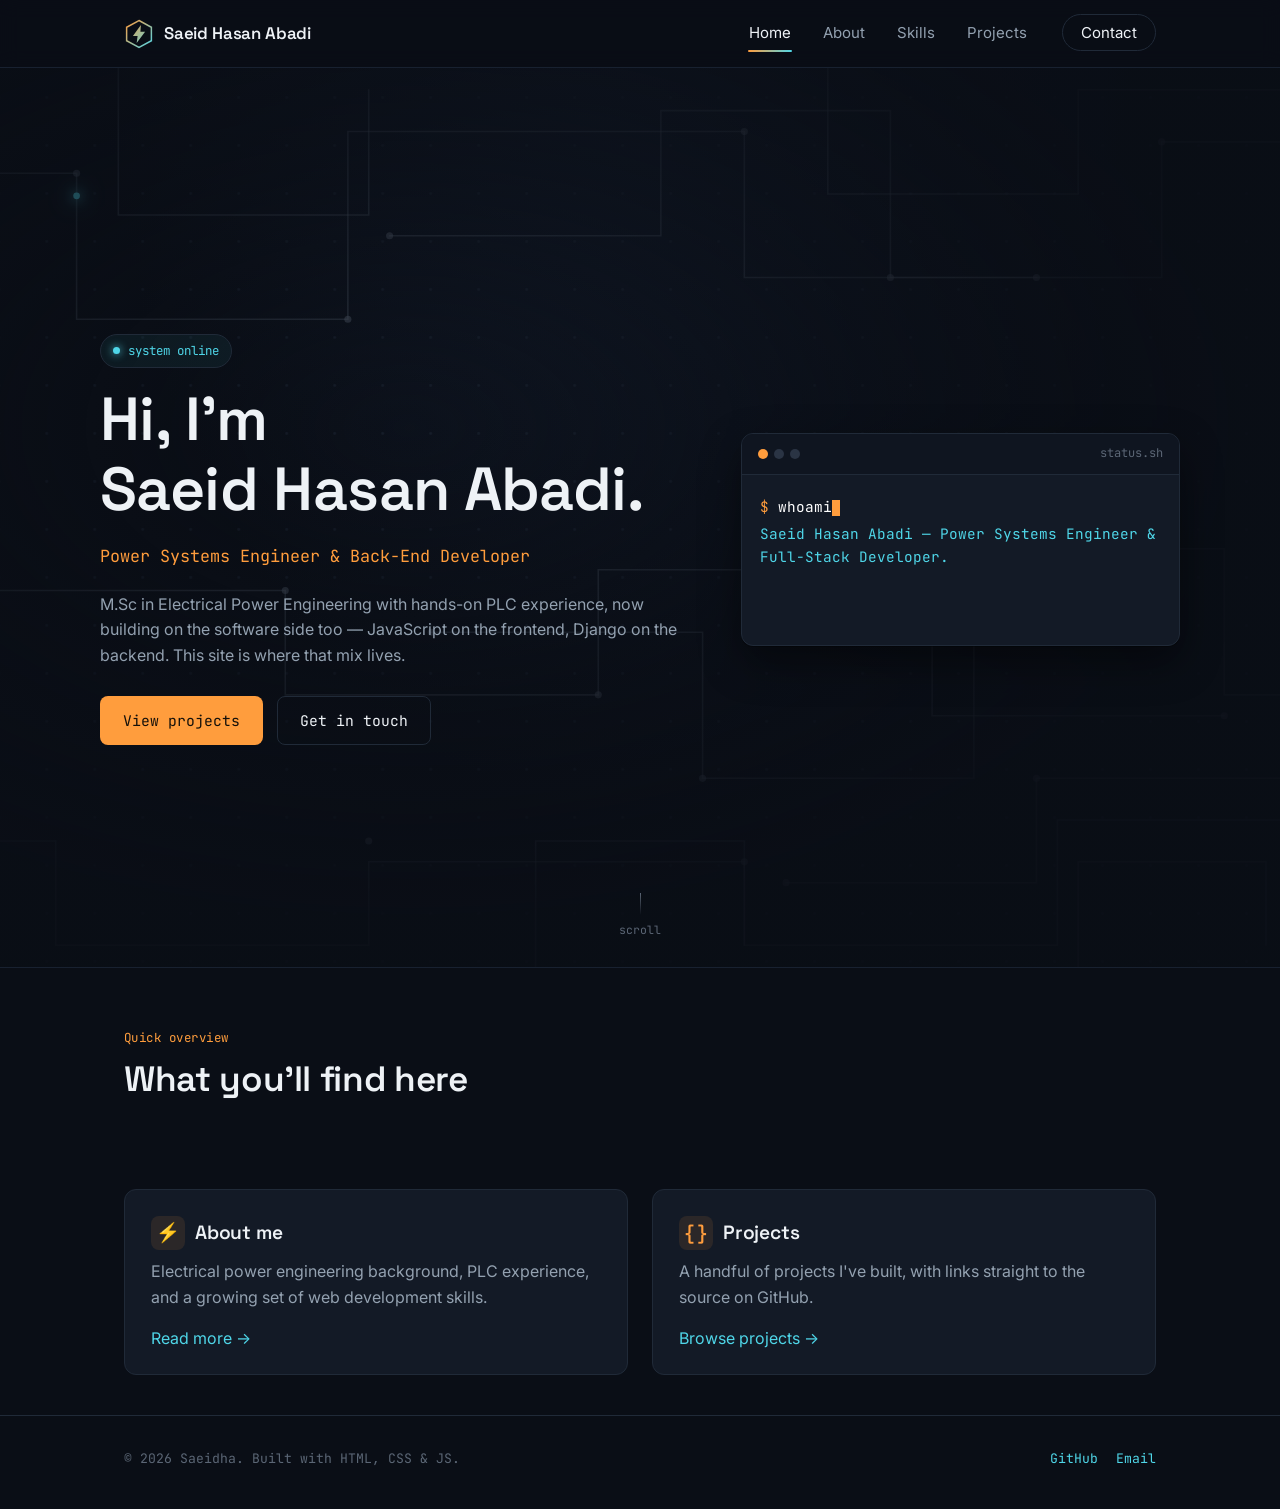
<file: index.html>
<!doctype html>
<html lang="en">
  <head>
    <meta charset="UTF-8" />
    <meta name="viewport" content="width=device-width, initial-scale=1.0" />
    <title>Saeid Hasan Abadi | Home</title>
    <link rel="preconnect" href="https://fonts.googleapis.com" />
    <link
      href="https://fonts.googleapis.com/css2?family=Space+Grotesk:wght@500;600;700&family=Inter:wght@400;500;600&family=JetBrains+Mono:wght@400;500&display=swap"
      rel="stylesheet"
    />
    <link rel="stylesheet" href="css files/body.css" />
    <link rel="stylesheet" href="css files/head.css" />
  </head>
  <body>
    <nav class="site-nav">
      <div class="container nav-inner">
        <a
          href="index.html"
          class="brand"
          aria-label="Saeid Hasan Abadi — Home"
        >
          <svg
            class="brand-mark"
            width="30"
            height="30"
            viewBox="0 0 32 32"
            fill="none"
            xmlns="http://www.w3.org/2000/svg"
            aria-hidden="true"
          >
            <defs>
              <linearGradient
                id="brandGrad"
                x1="2"
                y1="2"
                x2="30"
                y2="30"
                gradientUnits="userSpaceOnUse"
              >
                <stop offset="0" stop-color="#ff9d3d" />
                <stop offset="1" stop-color="#4fd6e8" />
              </linearGradient>
            </defs>
            <path
              d="M16 1.6 L29.2 8.8 V23.2 L16 30.4 L2.8 23.2 V8.8 Z"
              stroke="url(#brandGrad)"
              stroke-width="1.6"
            />
            <path
              d="M18 6.5 L9.5 18 H14.5 L13.5 25.5 L22.5 13.5 H17.5 L18 6.5 Z"
              fill="url(#brandGrad)"
            />
          </svg>
          Saeid Hasan Abadi
        </a>
        <button
          class="nav-toggle"
          id="navToggle"
          aria-expanded="false"
          aria-controls="navLinks"
        >
          menu
        </button>
        <ul class="nav-links" id="navLinks">
          <li><a href="index.html" aria-current="page">Home</a></li>
          <li><a href="about.html">About</a></li>
          <li><a href="skills.html">Skills</a></li>
          <li><a href="projects.html">Projects</a></li>
          <li class="nav-cta"><a href="contact.html">Contact</a></li>
        </ul>
      </div>
    </nav>

    <header class="hero-full">
      <div class="circuit-bg" id="circuitBg" aria-hidden="true">
        <svg viewBox="0 0 1600 900" preserveAspectRatio="xMidYMid slice">
          <defs>
            <pattern
              id="gridDots"
              width="46"
              height="46"
              patternUnits="userSpaceOnUse"
            >
              <circle class="circuit-grid-dot" cx="1.4" cy="1.4" r="1.4" />
            </pattern>
          </defs>
          <rect x="0" y="0" width="1600" height="900" fill="url(#gridDots)" />

          <path
            id="trace1"
            class="circuit-trace"
            d="M0 120 H260 V260 H520 V80 H900 V220 H1180"
          />
          <path
            id="trace2"
            class="circuit-trace"
            d="M0 400 H180 V520 H460 V620 H760 V500 H1080 V640 H1360"
          />
          <path
            id="trace3"
            class="circuit-trace"
            d="M1600 90 H1300 V220 H1040 V60 H820 V180 H560"
          />
          <path
            id="trace4"
            class="circuit-trace"
            d="M1600 620 H1360 V480 H1120 V700 H860 V560 H600"
          />
          <path
            id="trace5"
            class="circuit-trace"
            d="M0 760 H240 V860 H540 V780 H900 V860 H1200 V740 H1440"
          />
          <path
            id="trace6"
            class="circuit-trace"
            d="M1600 820 H1420 V700 H1180 V800 H940"
          />
          <path class="circuit-trace" d="M300 0 V160 H540 V40" />
          <path class="circuit-trace" d="M980 0 V140 H1220 V40 H1440" />
          <path class="circuit-trace" d="M700 900 V760 H900 V860" />
          <path class="circuit-trace" d="M1600 300 H1500 V180" />
          <path class="circuit-trace" d="M0 620 H120 V540" />
          <path class="circuit-trace" d="M1220 900 V780 H1400 V860" />

          <circle class="circuit-node" cx="260" cy="120" r="3.4" />
          <circle class="circuit-node" cx="520" cy="260" r="3.4" />
          <circle class="circuit-node" cx="900" cy="80" r="3.4" />
          <circle class="circuit-node" cx="1180" cy="220" r="3.4" />
          <circle class="circuit-node" cx="460" cy="520" r="3.4" />
          <circle class="circuit-node" cx="760" cy="620" r="3.4" />
          <circle class="circuit-node" cx="1360" cy="640" r="3.4" />
          <circle class="circuit-node" cx="1300" cy="90" r="3.4" />
          <circle class="circuit-node" cx="1040" cy="220" r="3.4" />
          <circle class="circuit-node" cx="560" cy="180" r="3.4" />
          <circle class="circuit-node" cx="1120" cy="480" r="3.4" />
          <circle class="circuit-node" cx="860" cy="700" r="3.4" />
          <circle class="circuit-node" cx="600" cy="560" r="3.4" />
          <circle class="circuit-node" cx="540" cy="760" r="3.4" />
          <circle class="circuit-node" cx="900" cy="780" r="3.4" />
          <circle class="circuit-node" cx="1440" cy="740" r="3.4" />
          <circle class="circuit-node" cx="1180" cy="700" r="3.4" />
          <circle class="circuit-node" cx="940" cy="800" r="3.4" />

          <circle class="pulse-dot cool" r="3.2">
            <animateMotion
              dur="6.5s"
              begin="0s"
              repeatCount="indefinite"
              path="M0 120 H260 V260 H520 V80 H900 V220 H1180"
            />
          </circle>
          <circle class="pulse-dot warm" r="3.2">
            <animateMotion
              dur="8s"
              begin="1.2s"
              repeatCount="indefinite"
              path="M0 400 H180 V520 H460 V620 H760 V500 H1080 V640 H1360"
            />
          </circle>
          <circle class="pulse-dot cool" r="3.2">
            <animateMotion
              dur="7.2s"
              begin="2.4s"
              repeatCount="indefinite"
              path="M1600 90 H1300 V220 H1040 V60 H820 V180 H560"
            />
          </circle>
          <circle class="pulse-dot warm" r="3.2">
            <animateMotion
              dur="6.8s"
              begin="0.6s"
              repeatCount="indefinite"
              path="M1600 620 H1360 V480 H1120 V700 H860 V560 H600"
            />
          </circle>
          <circle class="pulse-dot cool" r="3.2">
            <animateMotion
              dur="9s"
              begin="3s"
              repeatCount="indefinite"
              path="M0 760 H240 V860 H540 V780 H900 V860 H1200 V740 H1440"
            />
          </circle>
          <circle class="pulse-dot warm" r="3.2">
            <animateMotion
              dur="5.6s"
              begin="1.8s"
              repeatCount="indefinite"
              path="M1600 820 H1420 V700 H1180 V800 H940"
            />
          </circle>
        </svg>
      </div>

      <div class="container hero-inner">
        <div class="hero-grid">
          <div>
            <span class="hero-tag"><span class="dot"></span>system online</span>
            <h1 class="hero-title">
              <span class="line">Hi, I'm</span>
              <span class="line">Saeid Hasan Abadi.</span>
            </h1>
            <p class="hero-role">
              Power Systems Engineer &amp; Back-End Developer
            </p>
            <p>
              M.Sc in Electrical Power Engineering with hands-on PLC experience,
              now building on the software side too — JavaScript on the
              frontend, Django on the backend. This site is where that mix
              lives.
            </p>
            <div class="hero-actions">
              <a class="btn btn-primary" href="projects.html">View projects</a>
              <a class="btn btn-ghost" href="contact.html">Get in touch</a>
            </div>
          </div>
          <div>
            <div class="terminal" aria-hidden="false">
              <div class="terminal-bar">
                <div class="dots"><span></span><span></span><span></span></div>
                <span class="label">status.sh</span>
              </div>
              <div class="terminal-body" id="typedBody">
                <span class="prompt">$</span>
                <span class="cmd" id="typedCmd"></span
                ><span class="caret" id="caret"></span>
              </div>
            </div>
          </div>
        </div>
      </div>

      <div class="scroll-cue"><span></span>scroll</div>
    </header>

    <section class="container">
      <div class="page-header" style="border: none; padding-top: 56px">
        <p class="eyebrow">Quick overview</p>
        <h2>What you'll find here</h2>
      </div>
      <div class="overview-layout">
        <div class="overview-card">
          <h3>
            <span class="icon">⚡</span>
            About me
          </h3>
          <p>
            Electrical power engineering background, PLC experience, and a
            growing set of web development skills.
          </p>
          <a href="about.html">Read more →</a>
        </div>
        <div class="overview-card">
          <h3>
            <span class="icon">{ }</span>
            Projects
          </h3>
          <p>
            A handful of projects I've built, with links straight to the source
            on GitHub.
          </p>
          <a href="projects.html">Browse projects →</a>
        </div>
      </div>
    </section>

    <footer class="site-footer">
      <div class="container footer-inner">
        <span>© 2026 Saeidha. Built with HTML, CSS &amp; JS.</span>
        <div class="footer-links">
          <a href="https://github.com/saeidha92" target="_blank" rel="noopener"
            >GitHub</a
          >
          <a href="mailto:saeidha@ymail.com">Email</a>
        </div>
      </div>
    </footer>

    <script src="js/script.js"></script>
  </body>
</html>
</file>
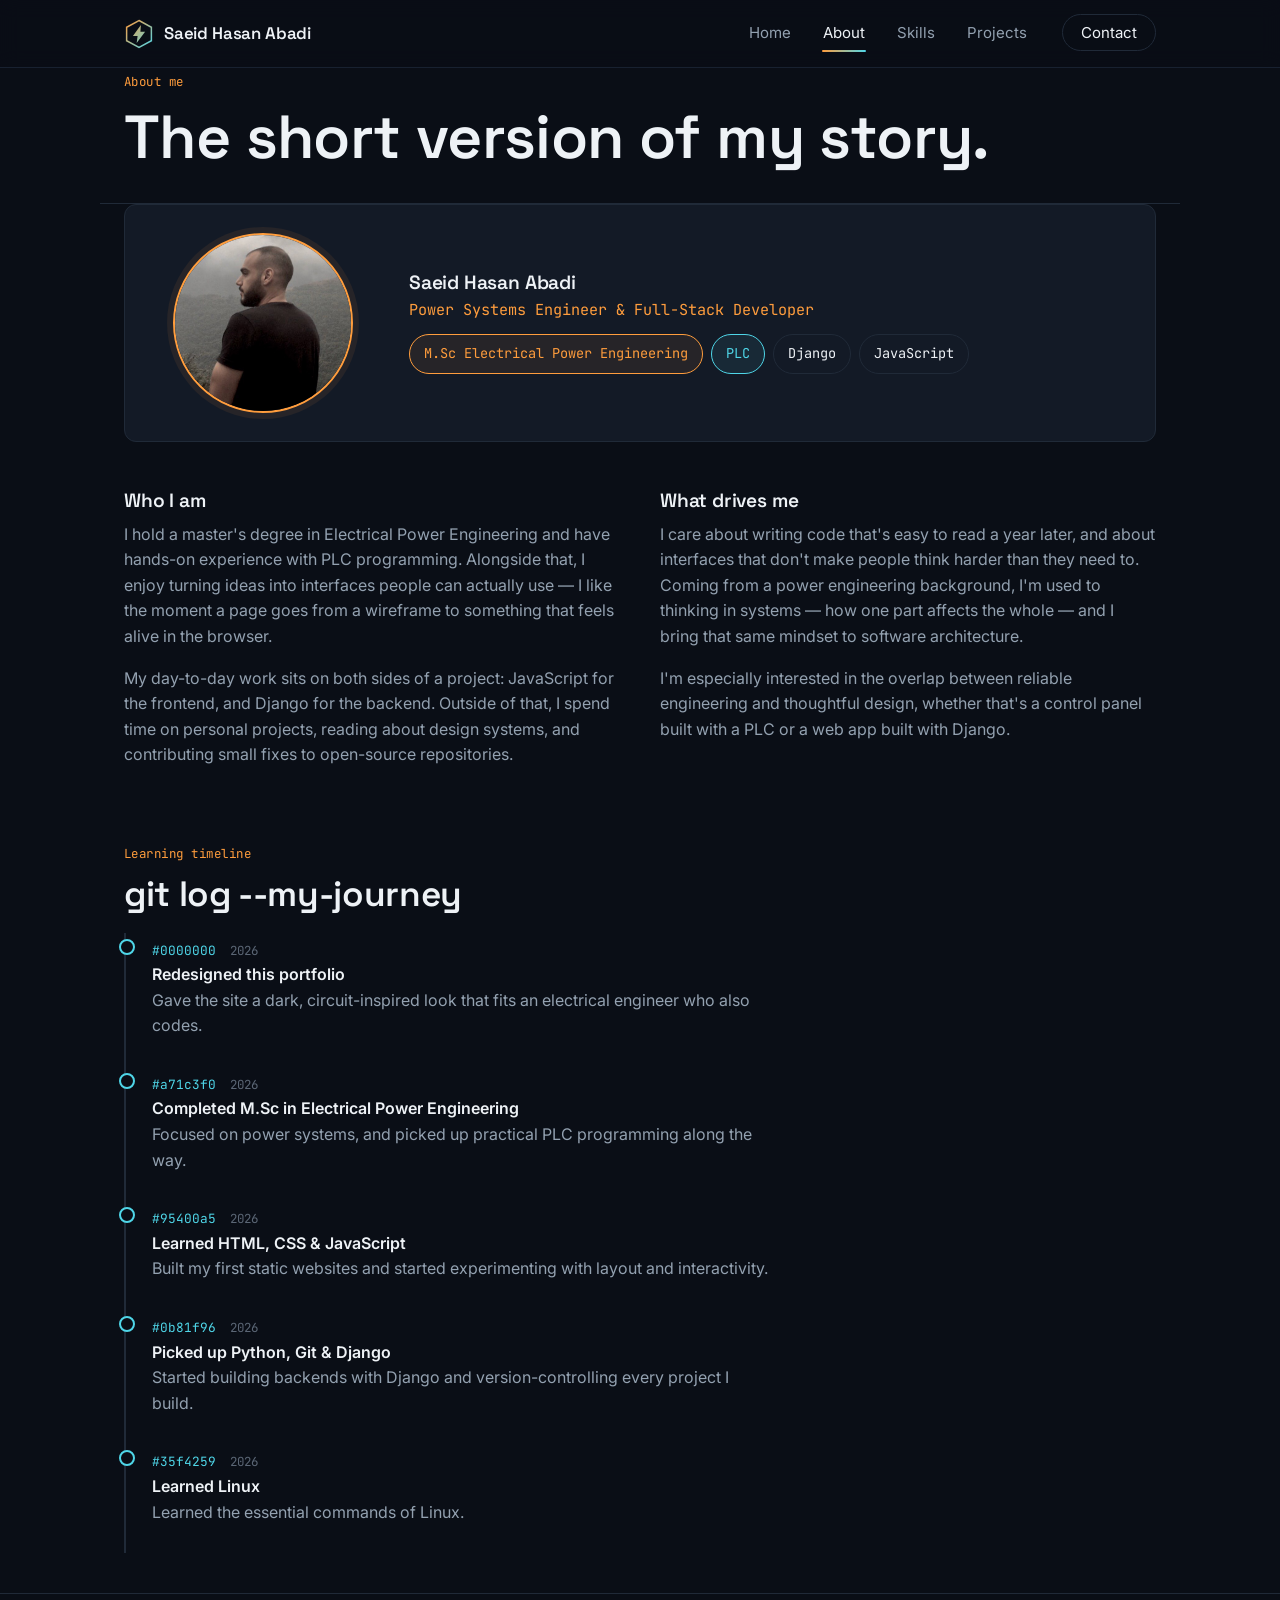
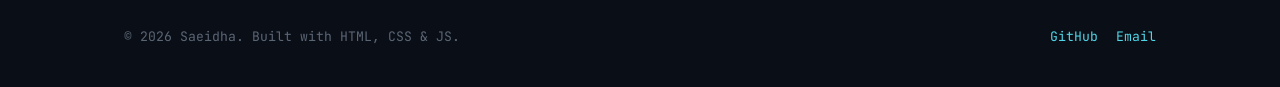
<file: about.html>
<!doctype html>
<html lang="en">
  <head>
    <meta charset="UTF-8" />
    <meta name="viewport" content="width=device-width, initial-scale=1.0" />
    <title>About Me</title>
    <link rel="preconnect" href="https://fonts.googleapis.com" />
    <link
      href="https://fonts.googleapis.com/css2?family=Space+Grotesk:wght@500;600;700&family=Inter:wght@400;500;600&family=JetBrains+Mono:wght@400;500&display=swap"
      rel="stylesheet"
    />
    <link rel="stylesheet" href="css files/head.css" />
    <link rel="stylesheet" href="css files/body.css" />
  </head>
  <body>
    <nav class="site-nav">
      <div class="container nav-inner">
        <a href="index.html" class="brand" aria-label="Saeid Hasan Abadi — Home">
          <svg class="brand-mark" width="30" height="30" viewBox="0 0 32 32" fill="none" xmlns="http://www.w3.org/2000/svg" aria-hidden="true">
            <defs>
              <linearGradient id="brandGrad" x1="2" y1="2" x2="30" y2="30" gradientUnits="userSpaceOnUse">
                <stop offset="0" stop-color="#ff9d3d" />
                <stop offset="1" stop-color="#4fd6e8" />
              </linearGradient>
            </defs>
            <path d="M16 1.6 L29.2 8.8 V23.2 L16 30.4 L2.8 23.2 V8.8 Z" stroke="url(#brandGrad)" stroke-width="1.6" />
            <path d="M18 6.5 L9.5 18 H14.5 L13.5 25.5 L22.5 13.5 H17.5 L18 6.5 Z" fill="url(#brandGrad)" />
          </svg>
          Saeid Hasan Abadi
        </a>
        <button
          class="nav-toggle"
          id="navToggle"
          aria-expanded="false"
          aria-controls="navLinks"
        >
          menu
        </button>
        <ul class="nav-links" id="navLinks">
          <li><a href="index.html">Home</a></li>
          <li><a href="about.html" aria-current="page">About</a></li>
          <li><a href="skills.html">Skills</a></li>
          <li><a href="projects.html">Projects</a></li>
          <li class="nav-cta"><a href="contact.html">Contact</a></li>
        </ul>
      </div>
    </nav>

    <div class="container page-header">
      <p class="eyebrow">About me</p>
      <h1>The short version of my story.</h1>
    </div>

    <section class="container">
      <div class="profile-card">
        <div class="profile-photo">
          <img src="images/photo.jpg" alt="Saeid Hasan Abadi" />
        </div>
        <div class="profile-meta">
          <h3>Saeid Hasan Abadi</h3>
          <p class="role">Power Systems Engineer &amp; Full-Stack Developer</p>
          <div class="tags">
            <span class="badge badge-accent">M.Sc Electrical Power Engineering</span>
            <span class="badge badge-cool">PLC</span>
            <span class="badge">Django</span>
            <span class="badge">JavaScript</span>
          </div>
        </div>
      </div>

      <div class="bio-block">
        <div>
          <h3>Who I am</h3>
          <p>
            I hold a master's degree in Electrical Power Engineering and have
            hands-on experience with PLC programming. Alongside that, I
            enjoy turning ideas into interfaces people can actually use — I
            like the moment a page goes from a wireframe to something that
            feels alive in the browser.
          </p>
          <p>
            My day-to-day work sits on both sides of a project: JavaScript
            for the frontend, and Django for the backend. Outside of that, I
            spend time on personal projects, reading about design systems,
            and contributing small fixes to open-source repositories.
          </p>
        </div>
        <div>
          <h3>What drives me</h3>
          <p>
            I care about writing code that's easy to read a year later, and
            about interfaces that don't make people think harder than they
            need to. Coming from a power engineering background, I'm used to
            thinking in systems — how one part affects the whole — and I
            bring that same mindset to software architecture.
          </p>
          <p>
            I'm especially interested in the overlap between reliable
            engineering and thoughtful design, whether that's a control
            panel built with a PLC or a web app built with Django.
          </p>
        </div>
      </div>

      <p class="eyebrow">Learning timeline</p>
      <h2>git log --my-journey</h2>
      <ul class="commit-log">
        <li class="commit">
          <span class="commit-hash">#0000000</span>
          <span class="commit-date">2026</span>
          <p class="commit-msg">Redesigned this portfolio</p>
          <p>
            Gave the site a dark, circuit-inspired look that fits an
            electrical engineer who also codes.
          </p>
        </li>
        <li class="commit">
          <span class="commit-hash">#a71c3f0</span>
          <span class="commit-date">2026</span>
          <p class="commit-msg">Completed M.Sc in Electrical Power Engineering</p>
          <p>
            Focused on power systems, and picked up practical PLC
            programming along the way.
          </p>
        </li>
        <li class="commit">
          <span class="commit-hash">#95400a5</span>
          <span class="commit-date">2026</span>
          <p class="commit-msg">Learned HTML, CSS &amp; JavaScript</p>
          <p>
            Built my first static websites and started experimenting with
            layout and interactivity.
          </p>
        </li>
        <li class="commit">
          <span class="commit-hash">#0b81f96</span>
          <span class="commit-date">2026</span>
          <p class="commit-msg">Picked up Python, Git &amp; Django</p>
          <p>
            Started building backends with Django and
            version-controlling every project I build.
          </p>
        </li>
        <li class="commit">
          <span class="commit-hash">#35f4259</span>
          <span class="commit-date">2026</span>
          <p class="commit-msg">Learned Linux</p>
          <p>Learned the essential commands of Linux.</p>
        </li>
      </ul>
    </section>

    <footer class="site-footer">
      <div class="container footer-inner">
        <span>© 2026 Saeidha. Built with HTML, CSS &amp; JS.</span>
        <div class="footer-links">
          <a href="https://github.com/saeidha92" target="_blank" rel="noopener"
            >GitHub</a
          >
          <a href="mailto:saeidha@ymail.com">Email</a>
        </div>
      </div>
    </footer>

    <script src="js/script.js"></script>
  </body>
</html>
</file>
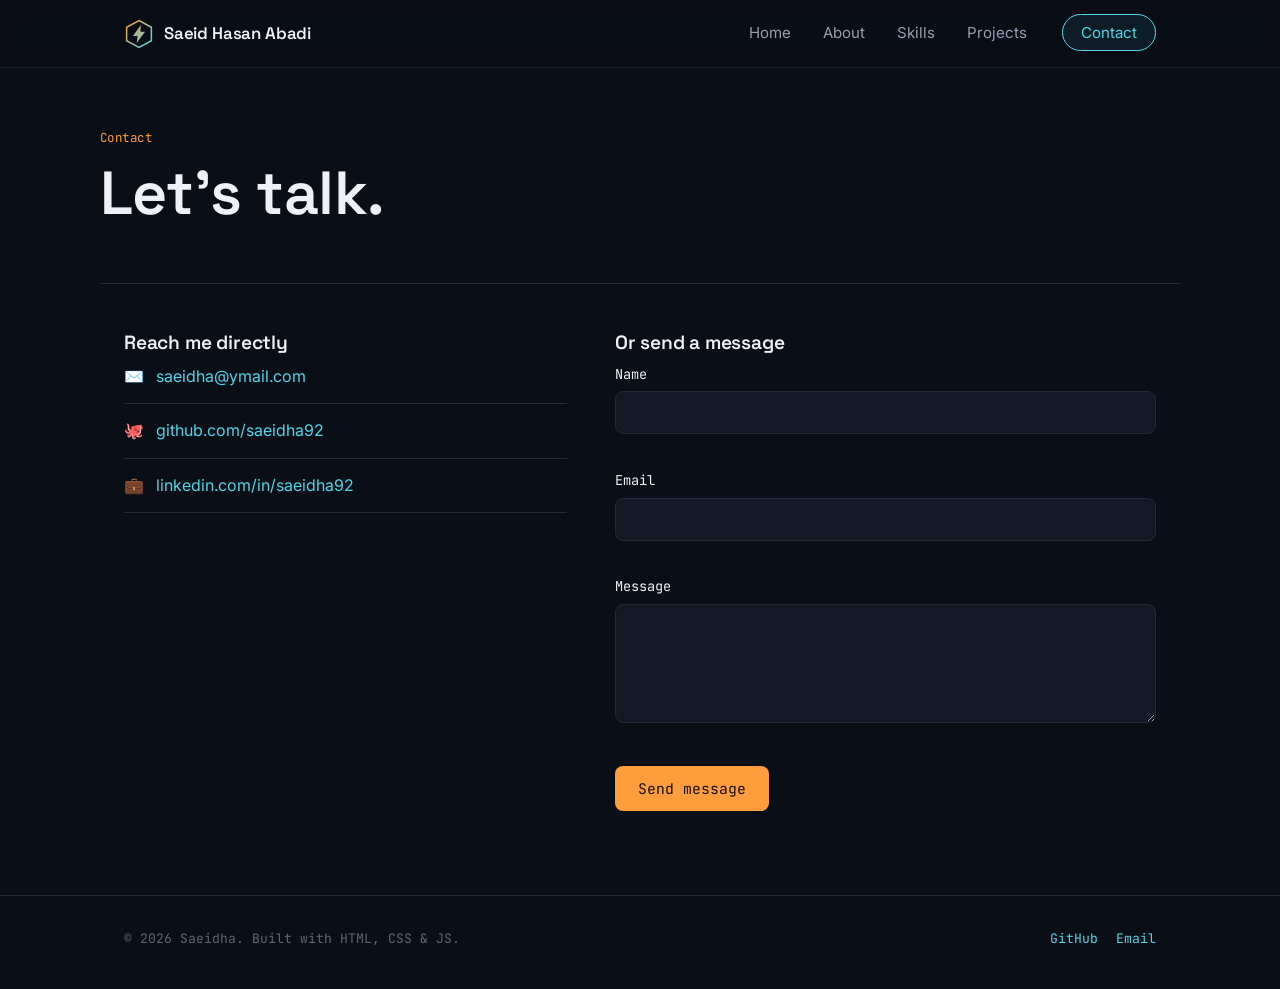
<file: contact.html>
<!doctype html>
<html lang="en">
  <head>
    <meta charset="UTF-8" />
    <meta name="viewport" content="width=device-width, initial-scale=1.0" />
    <title>Contact</title>
    <link rel="preconnect" href="https://fonts.googleapis.com" />
    <link
      href="https://fonts.googleapis.com/css2?family=Space+Grotesk:wght@500;600;700&family=Inter:wght@400;500;600&family=JetBrains+Mono:wght@400;500&display=swap"
      rel="stylesheet"
    />
    <link rel="stylesheet" href="css files/body.css" />
    <link rel="stylesheet" href="css files/head.css" />
  </head>
  <body>
    <nav class="site-nav">
      <div class="container nav-inner">
        <a
          href="index.html"
          class="brand"
          aria-label="Saeid Hasan Abadi — Home"
        >
          <svg
            class="brand-mark"
            width="30"
            height="30"
            viewBox="0 0 32 32"
            fill="none"
            xmlns="http://www.w3.org/2000/svg"
            aria-hidden="true"
          >
            <defs>
              <linearGradient
                id="brandGrad"
                x1="2"
                y1="2"
                x2="30"
                y2="30"
                gradientUnits="userSpaceOnUse"
              >
                <stop offset="0" stop-color="#ff9d3d" />
                <stop offset="1" stop-color="#4fd6e8" />
              </linearGradient>
            </defs>
            <path
              d="M16 1.6 L29.2 8.8 V23.2 L16 30.4 L2.8 23.2 V8.8 Z"
              stroke="url(#brandGrad)"
              stroke-width="1.6"
            />
            <path
              d="M18 6.5 L9.5 18 H14.5 L13.5 25.5 L22.5 13.5 H17.5 L18 6.5 Z"
              fill="url(#brandGrad)"
            />
          </svg>
          Saeid Hasan Abadi
        </a>
        <button
          class="nav-toggle"
          id="navToggle"
          aria-expanded="false"
          aria-controls="navLinks"
        >
          menu
        </button>
        <ul class="nav-links" id="navLinks">
          <li><a href="index.html">Home</a></li>
          <li><a href="about.html">About</a></li>
          <li><a href="skills.html">Skills</a></li>
          <li><a href="projects.html">Projects</a></li>
          <li class="nav-cta">
            <a href="contact.html" aria-current="page">Contact</a>
          </li>
        </ul>
      </div>
    </nav>

    <div class="container page-header">
      <p class="eyebrow">Contact</p>
      <h1>Let's talk.</h1>
    </div>

    <section class="container">
      <div class="contact-layout">
        <div>
          <h3>Reach me directly</h3>
          <ul class="contact-list">
            <li>✉️ <a href="mailto:saeidha@ymail.com">saeidha@ymail.com</a></li>
            <li>
              🐙
              <a
                href="https://github.com/saeidha92"
                target="_blank"
                rel="noopener"
                >github.com/saeidha92</a
              >
            </li>
            <li>
              💼
              <a
                href="https://www.linkedin.com/in/saeid-hasan-abadi-0bb193415/?isSelfProfile=true"
                target="_blank"
                rel="noopener"
                >linkedin.com/in/saeidha92</a
              >
            </li>
          </ul>
        </div>

        <div>
          <h3>Or send a message</h3>
          <form id="contactForm" novalidate>
            <div class="field">
              <label for="name">Name</label>
              <input type="text" id="name" name="name" required />
              <div class="field-error" id="nameError"></div>
            </div>
            <div class="field">
              <label for="email">Email</label>
              <input type="email" id="email" name="email" required />
              <div class="field-error" id="emailError"></div>
            </div>
            <div class="field">
              <label for="message">Message</label>
              <textarea
                id="message"
                name="message"
                rows="5"
                required
              ></textarea>
              <div class="field-error" id="messageError"></div>
            </div>
            <button type="submit" class="btn btn-primary">Send message</button>
            <p class="form-status" id="formStatus" role="status"></p>
          </form>
        </div>
      </div>
    </section>

    <footer class="site-footer">
      <div class="container footer-inner">
        <span>© 2026 Saeidha. Built with HTML, CSS &amp; JS.</span>
        <div class="footer-links">
          <a href="https://github.com/saeidha92" target="_blank" rel="noopener"
            >GitHub</a
          >
          <a href="mailto:saeidha@ymail.com">Email</a>
        </div>
      </div>
    </footer>

    <script src="js/script.js"></script>
  </body>
</html>
</file>
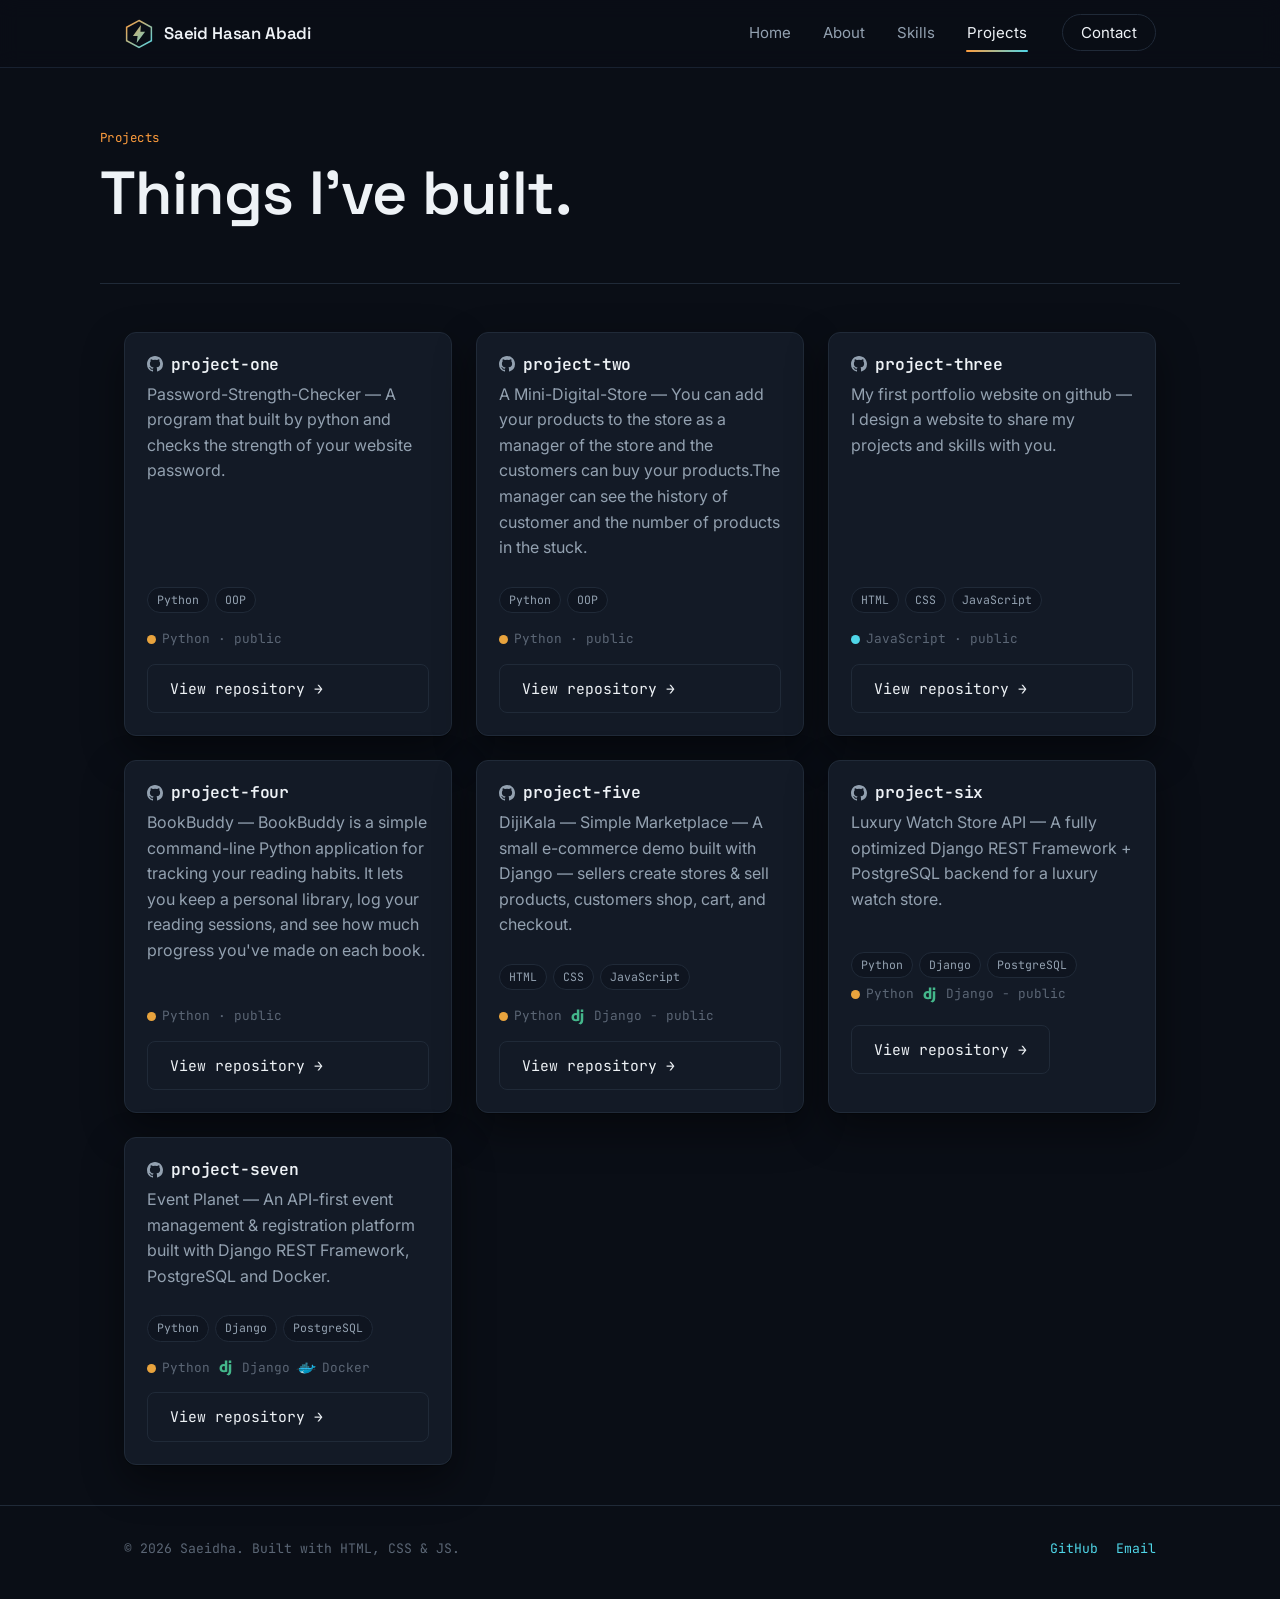
<file: projects.html>
<!doctype html>
<html lang="en">
  <head>
    <meta charset="UTF-8" />
    <meta name="viewport" content="width=device-width, initial-scale=1.0" />
    <title>Projects</title>
    <link rel="preconnect" href="https://fonts.googleapis.com" />
    <link
      href="https://fonts.googleapis.com/css2?family=Space+Grotesk:wght@500;600;700&family=Inter:wght@400;500;600&family=JetBrains+Mono:wght@400;500&display=swap"
      rel="stylesheet"
    />
    <link rel="stylesheet" href="css files/body.css" />
    <link rel="stylesheet" href="css files/head.css" />
  </head>
  <body>
    <nav class="site-nav">
      <div class="container nav-inner">
        <a
          href="index.html"
          class="brand"
          aria-label="Saeid Hasan Abadi — Home"
        >
          <svg
            class="brand-mark"
            width="30"
            height="30"
            viewBox="0 0 32 32"
            fill="none"
            xmlns="http://www.w3.org/2000/svg"
            aria-hidden="true"
          >
            <defs>
              <linearGradient
                id="brandGrad"
                x1="2"
                y1="2"
                x2="30"
                y2="30"
                gradientUnits="userSpaceOnUse"
              >
                <stop offset="0" stop-color="#ff9d3d" />
                <stop offset="1" stop-color="#4fd6e8" />
              </linearGradient>
            </defs>
            <path
              d="M16 1.6 L29.2 8.8 V23.2 L16 30.4 L2.8 23.2 V8.8 Z"
              stroke="url(#brandGrad)"
              stroke-width="1.6"
            />
            <path
              d="M18 6.5 L9.5 18 H14.5 L13.5 25.5 L22.5 13.5 H17.5 L18 6.5 Z"
              fill="url(#brandGrad)"
            />
          </svg>
          Saeid Hasan Abadi
        </a>
        <button
          class="nav-toggle"
          id="navToggle"
          aria-expanded="false"
          aria-controls="navLinks"
        >
          menu
        </button>
        <ul class="nav-links" id="navLinks">
          <li><a href="index.html">Home</a></li>
          <li><a href="about.html">About</a></li>
          <li><a href="skills.html">Skills</a></li>
          <li><a href="projects.html" aria-current="page">Projects</a></li>
          <li class="nav-cta"><a href="contact.html">Contact</a></li>
        </ul>
      </div>
    </nav>

    <div class="container page-header">
      <p class="eyebrow">Projects</p>
      <h1>Things I've built.</h1>
    </div>
    <section class="container">
      <div class="project-grid">
        <article class="repo-card">
          <h3 class="repo-name">
            <svg width="16" height="16" viewBox="0 0 16 16" fill="#93a1b0">
              <path
                d="M8 0C3.58 0 0 3.58 0 8a8 8 0 0 0 5.47 7.59c.4.07.55-.17.55-.38v-1.49c-2.22.48-2.69-1.07-2.69-1.07-.36-.92-.88-1.16-.88-1.16-.72-.49.05-.48.05-.48.8.06 1.22.82 1.22.82.71 1.21 1.87.86 2.33.66.07-.52.28-.86.5-1.06-1.78-.2-3.64-.89-3.64-3.95 0-.87.31-1.59.82-2.15-.08-.2-.36-1.02.08-2.12 0 0 .67-.21 2.2.82a7.6 7.6 0 0 1 4 0c1.53-1.03 2.2-.82 2.2-.82.44 1.1.16 1.92.08 2.12.51.56.82 1.28.82 2.15 0 3.07-1.87 3.75-3.65 3.95.29.25.54.73.54 1.48v2.2c0 .21.15.46.55.38A8 8 0 0 0 16 8c0-4.42-3.58-8-8-8Z"
              />
            </svg>
            project-one
          </h3>
          <p class="repo-desc">
            Password-Strength-Checker — A program that built by python and
            checks the strength of your website password.
          </p>
          <div class="repo-tags">
            <span class="tag">Python</span>
            <span class="tag">OOP</span>
          </div>
          <div class="repo-meta">
            <span class="lang-dot" style="background: #e8a33d"></span> Python ·
            public
          </div>
          <a
            class="btn btn-ghost"
            href="https://github.com/saeidha92/Password-Strength-Checker"
            target="_blank"
            rel="noopener"
            >View repository →</a
          >
        </article>

        <article class="repo-card">
          <h3 class="repo-name">
            <svg width="16" height="16" viewBox="0 0 16 16" fill="#93a1b0">
              <path
                d="M8 0C3.58 0 0 3.58 0 8a8 8 0 0 0 5.47 7.59c.4.07.55-.17.55-.38v-1.49c-2.22.48-2.69-1.07-2.69-1.07-.36-.92-.88-1.16-.88-1.16-.72-.49.05-.48.05-.48.8.06 1.22.82 1.22.82.71 1.21 1.87.86 2.33.66.07-.52.28-.86.5-1.06-1.78-.2-3.64-.89-3.64-3.95 0-.87.31-1.59.82-2.15-.08-.2-.36-1.02.08-2.12 0 0 .67-.21 2.2.82a7.6 7.6 0 0 1 4 0c1.53-1.03 2.2-.82 2.2-.82.44 1.1.16 1.92.08 2.12.51.56.82 1.28.82 2.15 0 3.07-1.87 3.75-3.65 3.95.29.25.54.73.54 1.48v2.2c0 .21.15.46.55.38A8 8 0 0 0 16 8c0-4.42-3.58-8-8-8Z"
              />
            </svg>
            project-two
          </h3>
          <p class="repo-desc">
            A Mini-Digital-Store — You can add your products to the store as a
            manager of the store and the customers can buy your products.The
            manager can see the history of customer and the number of products
            in the stuck.
          </p>
          <div class="repo-tags">
            <span class="tag">Python</span>
            <span class="tag">OOP</span>
          </div>
          <div class="repo-meta">
            <span class="lang-dot" style="background: #e8a33d"></span> Python ·
            public
          </div>
          <a
            class="btn btn-ghost"
            href="https://github.com/saeidha92/Mini-Digital-Store"
            target="_blank"
            rel="noopener"
            >View repository →</a
          >
        </article>

        <article class="repo-card">
          <h3 class="repo-name">
            <svg width="16" height="16" viewBox="0 0 16 16" fill="#93a1b0">
              <path
                d="M8 0C3.58 0 0 3.58 0 8a8 8 0 0 0 5.47 7.59c.4.07.55-.17.55-.38v-1.49c-2.22.48-2.69-1.07-2.69-1.07-.36-.92-.88-1.16-.88-1.16-.72-.49.05-.48.05-.48.8.06 1.22.82 1.22.82.71 1.21 1.87.86 2.33.66.07-.52.28-.86.5-1.06-1.78-.2-3.64-.89-3.64-3.95 0-.87.31-1.59.82-2.15-.08-.2-.36-1.02.08-2.12 0 0 .67-.21 2.2.82a7.6 7.6 0 0 1 4 0c1.53-1.03 2.2-.82 2.2-.82.44 1.1.16 1.92.08 2.12.51.56.82 1.28.82 2.15 0 3.07-1.87 3.75-3.65 3.95.29.25.54.73.54 1.48v2.2c0 .21.15.46.55.38A8 8 0 0 0 16 8c0-4.42-3.58-8-8-8Z"
              />
            </svg>
            project-three
          </h3>
          <p class="repo-desc">
            My first portfolio website on github — I design a website to share
            my projects and skills with you.
          </p>
          <div class="repo-tags">
            <span class="tag">HTML</span>
            <span class="tag">CSS</span>
            <span class="tag">JavaScript</span>
          </div>
          <div class="repo-meta">
            <span class="lang-dot"></span> JavaScript · public
          </div>
          <a
            class="btn btn-ghost"
            href="https://github.com/saeidha92/saeidha92.github.io"
            target="_blank"
            rel="noopener"
            >View repository →</a
          >
        </article>

        <article class="repo-card">
          <h3 class="repo-name">
            <svg width="16" height="16" viewBox="0 0 16 16" fill="#93a1b0">
              <path
                d="M8 0C3.58 0 0 3.58 0 8a8 8 0 0 0 5.47 7.59c.4.07.55-.17.55-.38v-1.49c-2.22.48-2.69-1.07-2.69-1.07-.36-.92-.88-1.16-.88-1.16-.72-.49.05-.48.05-.48.8.06 1.22.82 1.22.82.71 1.21 1.87.86 2.33.66.07-.52.28-.86.5-1.06-1.78-.2-3.64-.89-3.64-3.95 0-.87.31-1.59.82-2.15-.08-.2-.36-1.02.08-2.12 0 0 .67-.21 2.2.82a7.6 7.6 0 0 1 4 0c1.53-1.03 2.2-.82 2.2-.82.44 1.1.16 1.92.08 2.12.51.56.82 1.28.82 2.15 0 3.07-1.87 3.75-3.65 3.95.29.25.54.73.54 1.48v2.2c0 .21.15.46.55.38A8 8 0 0 0 16 8c0-4.42-3.58-8-8-8Z"
              />
            </svg>
            project-four
          </h3>
          <p class="repo-desc">
            BookBuddy — BookBuddy is a simple command-line Python application
            for tracking your reading habits. It lets you keep a personal
            library, log your reading sessions, and see how much progress you've
            made on each book.
          </p>
          <br />

          <div class="repo-meta">
            <span class="lang-dot" style="background: #e8a33d"></span> Python ·
            public
          </div>
          <a
            class="btn btn-ghost"
            href="https://github.com/saeidha92/BookBuddy"
            target="_blank"
            rel="noopener"
            >View repository →</a
          >
        </article>

        <article class="repo-card">
          <h3 class="repo-name">
            <svg width="16" height="16" viewBox="0 0 16 16" fill="#93a1b0">
              <path
                d="M8 0C3.58 0 0 3.58 0 8a8 8 0 0 0 5.47 7.59c.4.07.55-.17.55-.38v-1.49c-2.22.48-2.69-1.07-2.69-1.07-.36-.92-.88-1.16-.88-1.16-.72-.49.05-.48.05-.48.8.06 1.22.82 1.22.82.71 1.21 1.87.86 2.33.66.07-.52.28-.86.5-1.06-1.78-.2-3.64-.89-3.64-3.95 0-.87.31-1.59.82-2.15-.08-.2-.36-1.02.08-2.12 0 0 .67-.21 2.2.82a7.6 7.6 0 0 1 4 0c1.53-1.03 2.2-.82 2.2-.82.44 1.1.16 1.92.08 2.12.51.56.82 1.28.82 2.15 0 3.07-1.87 3.75-3.65 3.95.29.25.54.73.54 1.48v2.2c0 .21.15.46.55.38A8 8 0 0 0 16 8c0-4.42-3.58-8-8-8Z"
              />
            </svg>
            project-five
          </h3>
          <p class="repo-desc">
            DijiKala — Simple Marketplace — A small e-commerce demo built with
            Django — sellers create stores & sell products, customers shop,
            cart, and checkout.
          </p>
          <div class="repo-tags">
            <span class="tag">HTML</span>
            <span class="tag">CSS</span>
            <span class="tag">JavaScript</span>
          </div>
          <div class="repo-meta">
            <span class="lang-dot" style="background: #e8a33d"></span> Python

            <svg
              xmlns="http://www.w3.org/2000/svg"
              width="20"
              height="20"
              viewBox="0 0 32 32"
            >
              <path
                d="M14.135 4H18.1v18.169a26.218 26.218 0 0 1-5.143.535c-4.842-.005-7.362-2.168-7.362-6.322 0-4 2.673-6.6 6.816-6.6a6.448 6.448 0 0 1 1.724.2V4Zm0 9.142a3.992 3.992 0 0 0-1.337-.2c-2 0-3.163 1.223-3.163 3.366 0 2.087 1.107 3.239 3.138 3.239a9.355 9.355 0 0 0 1.362-.1v-6.3Z"
                style="fill: #44b78b"
              />
              <path
                d="M24.4 10.059v9.1c0 3.133-.235 4.639-.923 5.938A6.316 6.316 0 0 1 20.237 28l-3.678-1.733a5.708 5.708 0 0 0 3.141-2.629c.566-1.121.745-2.42.745-5.837v-7.742ZM20.441 4.02h3.964v4.028h-3.964z"
                style="fill: #44b78b"
              /></svg
            >Django - public
          </div>
          <a
            class="btn btn-ghost"
            href="https://github.com/saeidha92/DijiKala-Simple_Marketplace"
            target="_blank"
            rel="noopener"
            >View repository →</a
          >
        </article>

        <article class="repo-card">
          <h3 class="repo-name">
            <svg width="16" height="16" viewBox="0 0 16 16" fill="#93a1b0">
              <path
                d="M8 0C3.58 0 0 3.58 0 8a8 8 0 0 0 5.47 7.59c.4.07.55-.17.55-.38v-1.49c-2.22.48-2.69-1.07-2.69-1.07-.36-.92-.88-1.16-.88-1.16-.72-.49.05-.48.05-.48.8.06 1.22.82 1.22.82.71 1.21 1.87.86 2.33.66.07-.52.28-.86.5-1.06-1.78-.2-3.64-.89-3.64-3.95 0-.87.31-1.59.82-2.15-.08-.2-.36-1.02.08-2.12 0 0 .67-.21 2.2.82a7.6 7.6 0 0 1 4 0c1.53-1.03 2.2-.82 2.2-.82.44 1.1.16 1.92.08 2.12.51.56.82 1.28.82 2.15 0 3.07-1.87 3.75-3.65 3.95.29.25.54.73.54 1.48v2.2c0 .21.15.46.55.38A8 8 0 0 0 16 8c0-4.42-3.58-8-8-8Z"
              />
            </svg>
            project-six
          </h3>
          <p class="repo-desc">
            Luxury Watch Store API — A fully optimized Django REST Framework +
            PostgreSQL backend for a luxury watch store.
          </p>
          <div class="repo-tags">
            <span class="tag">Python</span>
            <span class="tag">Django</span>
            <span class="tag">PostgreSQL</span>
          <div class="repo-meta">
            <span class="lang-dot" style="background: #e8a33d"></span> Python

            <svg
              xmlns="http://www.w3.org/2000/svg"
              width="20"
              height="20"
              viewBox="0 0 32 32"
            >
              <path
                d="M14.135 4H18.1v18.169a26.218 26.218 0 0 1-5.143.535c-4.842-.005-7.362-2.168-7.362-6.322 0-4 2.673-6.6 6.816-6.6a6.448 6.448 0 0 1 1.724.2V4Zm0 9.142a3.992 3.992 0 0 0-1.337-.2c-2 0-3.163 1.223-3.163 3.366 0 2.087 1.107 3.239 3.138 3.239a9.355 9.355 0 0 0 1.362-.1v-6.3Z"
                style="fill: #44b78b"
              />
              <path
                d="M24.4 10.059v9.1c0 3.133-.235 4.639-.923 5.938A6.316 6.316 0 0 1 20.237 28l-3.678-1.733a5.708 5.708 0 0 0 3.141-2.629c.566-1.121.745-2.42.745-5.837v-7.742ZM20.441 4.02h3.964v4.028h-3.964z"
                style="fill: #44b78b"
              /></svg
            >Django - public
          </div>
          <a
            class="btn btn-ghost"
            href="https://github.com/saeidha92/Luxury_Watch_Store"
            target="_blank"
            rel="noopener"
            >View repository →</a
          >
        </article>

        <article class="repo-card">
          <h3 class="repo-name">
            <svg width="16" height="16" viewBox="0 0 16 16" fill="#93a1b0">
              <path
                d="M8 0C3.58 0 0 3.58 0 8a8 8 0 0 0 5.47 7.59c.4.07.55-.17.55-.38v-1.49c-2.22.48-2.69-1.07-2.69-1.07-.36-.92-.88-1.16-.88-1.16-.72-.49.05-.48.05-.48.8.06 1.22.82 1.22.82.71 1.21 1.87.86 2.33.66.07-.52.28-.86.5-1.06-1.78-.2-3.64-.89-3.64-3.95 0-.87.31-1.59.82-2.15-.08-.2-.36-1.02.08-2.12 0 0 .67-.21 2.2.82a7.6 7.6 0 0 1 4 0c1.53-1.03 2.2-.82 2.2-.82.44 1.1.16 1.92.08 2.12.51.56.82 1.28.82 2.15 0 3.07-1.87 3.75-3.65 3.95.29.25.54.73.54 1.48v2.2c0 .21.15.46.55.38A8 8 0 0 0 16 8c0-4.42-3.58-8-8-8Z"
              />
            </svg>
            project-seven
          </h3>
          <p class="repo-desc">
            Event Planet — An API-first event management & registration platform
            built with Django REST Framework, PostgreSQL and Docker.
          </p>
          <div class="repo-tags">
            <span class="tag">Python</span>
            <span class="tag">Django</span>
            <span class="tag">PostgreSQL</span>
          </div>
          <div class="repo-meta">
            <span class="lang-dot" style="background: #e8a33d"></span> Python

            <svg
              xmlns="http://www.w3.org/2000/svg"
              width="20"
              height="20"
              viewBox="0 0 32 32"
            >
              <path
                d="M14.135 4H18.1v18.169a26.218 26.218 0 0 1-5.143.535c-4.842-.005-7.362-2.168-7.362-6.322 0-4 2.673-6.6 6.816-6.6a6.448 6.448 0 0 1 1.724.2V4Zm0 9.142a3.992 3.992 0 0 0-1.337-.2c-2 0-3.163 1.223-3.163 3.366 0 2.087 1.107 3.239 3.138 3.239a9.355 9.355 0 0 0 1.362-.1v-6.3Z"
                style="fill: #44b78b"
              />
              <path
                d="M24.4 10.059v9.1c0 3.133-.235 4.639-.923 5.938A6.316 6.316 0 0 1 20.237 28l-3.678-1.733a5.708 5.708 0 0 0 3.141-2.629c.566-1.121.745-2.42.745-5.837v-7.742ZM20.441 4.02h3.964v4.028h-3.964z"
                style="fill: #44b78b"
              /></svg
            >Django
            <svg
              xmlns="http://www.w3.org/2000/svg"
              width="20"
              height="20"
              viewBox="0 0 128 128"
            >
              <path
                fill-rule="evenodd"
                clip-rule="evenodd"
                fill="#3A4D54"
                d="M73.8 50.8h11.3v11.5h5.7c2.6 0 5.3-.5 7.8-1.3 1.2-.4 2.6-1 3.8-1.7-1.6-2.1-2.4-4.7-2.6-7.3-.3-3.5.4-8.1 2.8-10.8l1.2-1.4 1.4 1.1c3.6 2.9 6.5 6.8 7.1 11.4 4.3-1.3 9.3-1 13.1 1.2l1.5.9-.8 1.6c-3.2 6.2-9.9 8.2-16.4 7.8-9.8 24.3-31 35.8-56.8 35.8-13.3 0-25.5-5-32.5-16.8l-.1-.2-1-2.1c-2.4-5.2-3.1-10.9-2.6-16.6l.2-1.7h9.6V50.8h11.3V39.6h22.5V28.3h13.5v22.5z"
              />
              <path
                fill="#00AADA"
                d="M110.4 55.1c.8-5.9-3.6-10.5-6.4-12.7-3.1 3.6-3.6 13.2 1.3 17.2-2.8 2.4-8.5 4.7-14.5 4.7H18.6c-.6 6.2.5 11.9 3 16.8l.8 1.5c.5.9 1.1 1.7 1.7 2.6 3 .2 5.7.3 8.2.2 4.9-.1 8.9-.7 12-1.7.5-.2.9.1 1.1.5.2.5-.1.9-.5 1.1-.4.1-.8.3-1.3.4-2.4.7-5 1.1-8.3 1.3h-.6c-1.3.1-2.7.1-4.2.1-1.6 0-3.1 0-4.9-.1 6 6.8 15.4 10.8 27.2 10.8 25 0 46.2-11.1 55.5-35.9 6.7.7 13.1-1 16-6.7-4.5-2.7-10.5-1.8-13.9-.1z"
              />
              <path
                fill="#28B8EB"
                d="M110.4 55.1c.8-5.9-3.6-10.5-6.4-12.7-3.1 3.6-3.6 13.2 1.3 17.2-2.8 2.4-8.5 4.7-14.5 4.7h-68c-.3 9.5 3.2 16.7 9.5 21 4.9-.1 8.9-.7 12-1.7.5-.2.9.1 1.1.5.2.5-.1.9-.5 1.1-.4.1-.8.3-1.3.4-2.4.7-5.2 1.2-8.5 1.4l-.1-.1c8.5 4.4 20.8 4.3 35-1.1 15.8-6.1 30.6-17.7 40.9-30.9-.2.1-.4.1-.5.2z"
              />
              <path
                fill="#028BB8"
                d="M18.7 71.8c.4 3.3 1.4 6.4 2.9 9.3l.8 1.5c.5.9 1.1 1.7 1.7 2.6 3 .2 5.7.3 8.2.2 4.9-.1 8.9-.7 12-1.7.5-.2.9.1 1.1.5.2.5-.1.9-.5 1.1-.4.1-.8.3-1.3.4-2.4.7-5.2 1.2-8.5 1.4h-.4c-1.3.1-2.7.1-4.1.1-1.6 0-3.2 0-4.9-.1 6 6.8 15.5 10.8 27.3 10.8 21.4 0 40-8.1 50.8-26H18.7v-.1z"
              />
              <path
                fill="#019BC6"
                d="M23.5 71.8c1.3 5.8 4.3 10.4 8.8 13.5 4.9-.1 8.9-.7 12-1.7.5-.2.9.1 1.1.5.2.5-.1.9-.5 1.1-.4.1-.8.3-1.3.4-2.4.7-5.2 1.2-8.6 1.4 8.5 4.4 20.8 4.3 34.9-1.1 8.5-3.3 16.8-8.2 24.2-14.1H23.5z"
              />
              <path
                fill-rule="evenodd"
                clip-rule="evenodd"
                fill="#00ACD3"
                d="M28.4 52.7h9.8v9.8h-9.8v-9.8zm.8.8h.8v8.1h-.8v-8.1zm1.4 0h.8v8.1h-.8v-8.1zm1.5 0h.8v8.1h-.8v-8.1zm1.5 0h.8v8.1h-.8v-8.1zm1.5 0h.8v8.1h-.8v-8.1zm1.5 0h.8v8.1h-.8v-8.1zm3-12h9.8v9.8h-9.8v-9.8zm.9.8h.8v8.1h-.8v-8.1zm1.4 0h.8v8.1h-.8v-8.1zm1.5 0h.8v8.1h-.8v-8.1zm1.5 0h.8v8.1h-.8v-8.1zm1.4 0h.8v8.1h-.8v-8.1zm1.5 0h.8v8.1h-.8v-8.1z"
              />
              <path
                fill-rule="evenodd"
                clip-rule="evenodd"
                fill="#23C2EE"
                d="M39.6 52.7h9.8v9.8h-9.8v-9.8zm.9.8h.8v8.1h-.8v-8.1zm1.4 0h.8v8.1h-.8v-8.1zm1.5 0h.8v8.1h-.8v-8.1zm1.5 0h.8v8.1h-.8v-8.1zm1.4 0h.8v8.1h-.8v-8.1zm1.5 0h.8v8.1h-.8v-8.1z"
              />
              <path
                fill-rule="evenodd"
                clip-rule="evenodd"
                fill="#00ACD3"
                d="M50.9 52.7h9.8v9.8h-9.8v-9.8zm.8.8h.8v8.1h-.8v-8.1zm1.5 0h.8v8.1h-.8v-8.1zm1.5 0h.8v8.1h-.8v-8.1zm1.4 0h.8v8.1h-.8v-8.1zm1.5 0h.8v8.1h-.8v-8.1zm1.5 0h.8v8.1h-.8v-8.1z"
              />
              <path
                fill-rule="evenodd"
                clip-rule="evenodd"
                fill="#23C2EE"
                d="M50.9 41.5h9.8v9.8h-9.8v-9.8zm.8.8h.8v8.1h-.8v-8.1zm1.5 0h.8v8.1h-.8v-8.1zm1.5 0h.8v8.1h-.8v-8.1zm1.4 0h.8v8.1h-.8v-8.1zm1.5 0h.8v8.1h-.8v-8.1zm1.5 0h.8v8.1h-.8v-8.1zm3.1 10.4H72v9.8h-9.8v-9.8zm.8.8h.8v8.1H63v-8.1zm1.5 0h.8v8.1h-.8v-8.1zm1.4 0h.8v8.1h-.8v-8.1zm1.5 0h.8v8.1h-.8v-8.1zm1.5 0h.8v8.1h-.8v-8.1zm1.5 0h.8v8.1h-.8v-8.1z"
              />
              <path
                fill-rule="evenodd"
                clip-rule="evenodd"
                fill="#00ACD3"
                d="M62.2 41.5H72v9.8h-9.8v-9.8zm.8.8h.8v8.1H63v-8.1zm1.5 0h.8v8.1h-.8v-8.1zm1.4 0h.8v8.1h-.8v-8.1zm1.5 0h.8v8.1h-.8v-8.1zm1.5 0h.8v8.1h-.8v-8.1zm1.5 0h.8v8.1h-.8v-8.1z"
              />
              <path
                fill-rule="evenodd"
                clip-rule="evenodd"
                fill="#23C2EE"
                d="M62.2 30.2H72V40h-9.8v-9.8zm.8.8h.8v8.1H63V31zm1.5 0h.8v8.1h-.8V31zm1.4 0h.8v8.1h-.8V31zm1.5 0h.8v8.1h-.8V31zm1.5 0h.8v8.1h-.8V31z"
              />
              <path
                fill-rule="evenodd"
                clip-rule="evenodd"
                fill="#00ACD3"
                d="M73.5 52.7h9.8v9.8h-9.8v-9.8zm.8.8h.8v8.1h-.8v-8.1zm1.4 0h.8v8.1h-.8v-8.1zm1.5 0h.8v8.1h-.8v-8.1zm1.5 0h.8v8.1h-.8v-8.1zm1.5 0h.8v8.1h-.8v-8.1zm1.5 0h.8v8.1h-.8v-8.1z"
              />
              <path
                fill-rule="evenodd"
                clip-rule="evenodd"
                fill="#D4EEF1"
                d="M48.8 78.3c1.5 0 2.7 1.2 2.7 2.7 0 1.5-1.2 2.7-2.7 2.7-1.5 0-2.7-1.2-2.7-2.7 0-1.5 1.2-2.7 2.7-2.7"
              />
              <path
                fill-rule="evenodd"
                clip-rule="evenodd"
                fill="#3A4D54"
                d="M48.8 79.1c.2 0 .5 0 .7.1-.2.1-.4.4-.4.7 0 .4.4.8.8.8.3 0 .6-.2.7-.4.1.2.1.5.1.7 0 1.1-.9 1.9-1.9 1.9-1.1 0-1.9-.9-1.9-1.9 0-1 .8-1.9 1.9-1.9M1.1 72.8h125.4c-2.7-.7-8.6-1.6-7.7-5.2-5 5.7-16.9 4-20 1.2-3.4 4.9-23 3-24.3-.8-4.2 5-17.3 5-21.5 0-1.4 3.8-21 5.7-24.3.8-3 2.8-15 4.5-20-1.2 1.1 3.5-4.9 4.5-7.6 5.2"
              />
              <path
                fill="#BFDBE0"
                d="M56 97.8c-6.7-3.2-10.3-7.5-12.4-12.2-2.5.7-5.5 1.2-8.9 1.4-1.3.1-2.7.1-4.1.1-1.7 0-3.4 0-5.2-.1 6 6 13.6 10.7 27.5 10.8H56z"
              />
              <path
                fill="#D4EEF1"
                d="M46.1 89.9c-.9-1.3-1.8-2.8-2.5-4.3-2.5.7-5.5 1.2-8.9 1.4 2.3 1.2 5.7 2.4 11.4 2.9z"
              />
            </svg>
            Docker
          </div>
          <a
            class="btn btn-ghost"
            href="https://github.com/saeidha92/Event_Planet"
            target="_blank"
            rel="noopener"
            >View repository →</a
          >
        </article>
      </div>
    </section>

    <footer class="site-footer">
      <div class="container footer-inner">
        <span>© 2026 Saeidha. Built with HTML, CSS &amp; JS.</span>
        <div class="footer-links">
          <a href="https://github.com/saeidha92" target="_blank" rel="noopener"
            >GitHub</a
          >
          <a href="mailto:saeidha@ymail.com">Email</a>
        </div>
      </div>
    </footer>

    <script src="js/script.js"></script>
  </body>
</html>
</file>
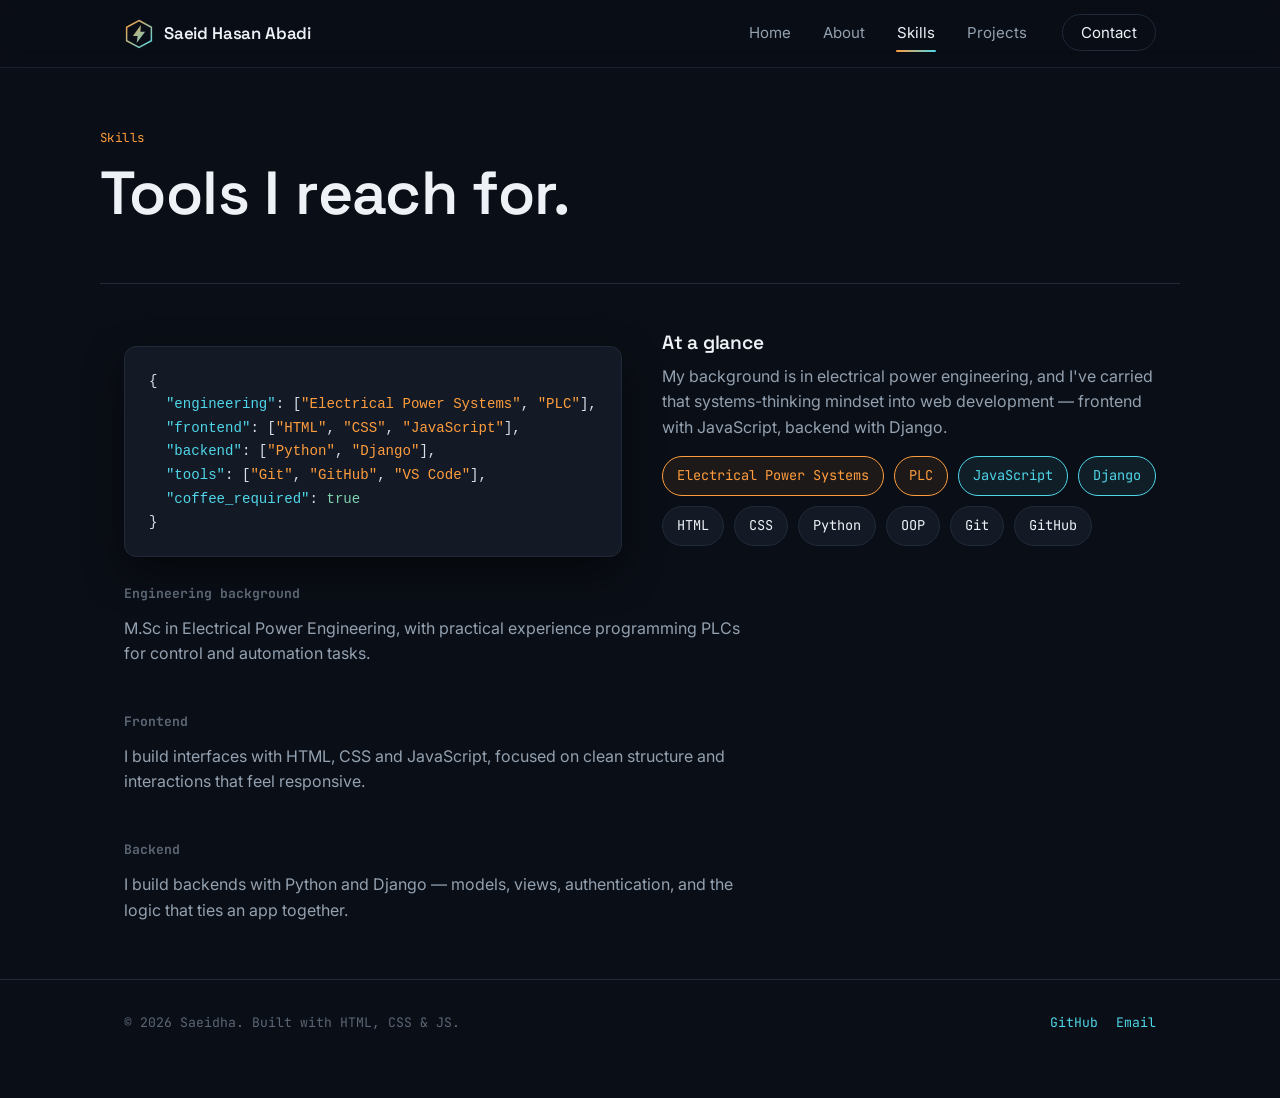
<file: skills.html>
<!doctype html>
<html lang="en">
  <head>
    <meta charset="UTF-8" />
    <meta name="viewport" content="width=device-width, initial-scale=1.0" />
    <title>Skills</title>
    <link rel="preconnect" href="https://fonts.googleapis.com" />
    <link
      href="https://fonts.googleapis.com/css2?family=Space+Grotesk:wght@500;600;700&family=Inter:wght@400;500;600&family=JetBrains+Mono:wght@400;500&display=swap"
      rel="stylesheet"
    />
    <link rel="stylesheet" href="css files/body.css" />
    <link rel="stylesheet" href="css files/head.css" />
  </head>
  <body>
    <nav class="site-nav">
      <div class="container nav-inner">
        <a href="index.html" class="brand" aria-label="Saeid Hasan Abadi — Home">
          <svg class="brand-mark" width="30" height="30" viewBox="0 0 32 32" fill="none" xmlns="http://www.w3.org/2000/svg" aria-hidden="true">
            <defs>
              <linearGradient id="brandGrad" x1="2" y1="2" x2="30" y2="30" gradientUnits="userSpaceOnUse">
                <stop offset="0" stop-color="#ff9d3d" />
                <stop offset="1" stop-color="#4fd6e8" />
              </linearGradient>
            </defs>
            <path d="M16 1.6 L29.2 8.8 V23.2 L16 30.4 L2.8 23.2 V8.8 Z" stroke="url(#brandGrad)" stroke-width="1.6" />
            <path d="M18 6.5 L9.5 18 H14.5 L13.5 25.5 L22.5 13.5 H17.5 L18 6.5 Z" fill="url(#brandGrad)" />
          </svg>
          Saeid Hasan Abadi
        </a>
        <button
          class="nav-toggle"
          id="navToggle"
          aria-expanded="false"
          aria-controls="navLinks"
        >
          menu
        </button>
        <ul class="nav-links" id="navLinks">
          <li><a href="index.html">Home</a></li>
          <li><a href="about.html">About</a></li>
          <li><a href="skills.html" aria-current="page">Skills</a></li>
          <li><a href="projects.html">Projects</a></li>
          <li class="nav-cta"><a href="contact.html">Contact</a></li>
        </ul>
      </div>
    </nav>

    <div class="container page-header">
      <p class="eyebrow">Skills</p>
      <h1>Tools I reach for.</h1>
    </div>

    <section class="container">
      <div class="skills-layout">
        <div>
          <pre class="json-card"><code>{
  <span class="k">"engineering"</span>: [<span class="s">"Electrical Power Systems"</span>, <span class="s">"PLC"</span>],
  <span class="k">"frontend"</span>: [<span class="s">"HTML"</span>, <span class="s">"CSS"</span>, <span class="s">"JavaScript"</span>],
  <span class="k">"backend"</span>: [<span class="s">"Python"</span>, <span class="s">"Django"</span>],
  <span class="k">"tools"</span>: [<span class="s">"Git"</span>, <span class="s">"GitHub"</span>, <span class="s">"VS Code"</span>],
  <span class="k">"coffee_required"</span>: <span class="n">true</span>
}</code></pre>
        </div>
        <div>
          <h3>At a glance</h3>
          <p>
            My background is in electrical power engineering, and I've
            carried that systems-thinking mindset into web development —
            frontend with JavaScript, backend with Django.
          </p>
          <div class="badge-grid">
            <span class="badge badge-accent">Electrical Power Systems</span>
            <span class="badge badge-accent">PLC</span>
            <span class="badge badge-cool">JavaScript</span>
            <span class="badge badge-cool">Django</span>
            <span class="badge">HTML</span>
            <span class="badge">CSS</span>
            <span class="badge">Python</span>
            <span class="badge">OOP</span>
            <span class="badge">Git</span>
            <span class="badge">GitHub</span>
          </div>
        </div>
      </div>

      <div class="skill-groups">
        <div class="skill-group">
          <h4>Engineering background</h4>
          <p>
            M.Sc in Electrical Power Engineering, with practical experience
            programming PLCs for control and automation tasks.
          </p>
        </div>
        <div class="skill-group">
          <h4>Frontend</h4>
          <p>
            I build interfaces with HTML, CSS and JavaScript, focused on
            clean structure and interactions that feel responsive.
          </p>
        </div>
        <div class="skill-group">
          <h4>Backend</h4>
          <p>
            I build backends with Python and Django — models, views,
            authentication, and the logic that ties an app together.
          </p>
        </div>
      </div>
    </section>

    <footer class="site-footer">
      <div class="container footer-inner">
        <span>© 2026 Saeidha. Built with HTML, CSS &amp; JS.</span>
        <div class="footer-links">
          <a href="https://github.com/saeidha92" target="_blank" rel="noopener"
            >GitHub</a
          >
          <a href="mailto:saeidha@ymail.com">Email</a>
        </div>
      </div>
    </footer>

    <script src="js/script.js"></script>
  </body>
</html>
</file>
<file: css files/body.css>
/* ============================================================
   Design tokens — "power grid / circuit" dark theme
   ============================================================ */
:root {
  --bg: #0a0e16;
  --bg-alt: #0f141f;
  --panel: #131a26;
  --panel-soft: #0f1520;
  --ink: #eef2f6;
  --ink-soft: #93a1b0;
  --ink-faint: #5b6675;
  --accent: #ff9d3d;
  --accent-soft: #ffb968;
  --accent-2: #4fd6e8;
  --line: #202a38;
  --line-soft: #182130;
  --card-shadow:
    0 1px 0 rgba(0, 0, 0, 0.3), 0 16px 40px rgba(0, 0, 0, 0.45);

  --font-display: "Space Grotesk", "Inter", sans-serif;
  --font-body: "Inter", -apple-system, BlinkMacSystemFont, sans-serif;
  --font-mono: "JetBrains Mono", "Courier New", monospace;

  --radius: 12px;
  --radius-sm: 8px;
  --nav-height: 68px;
}

* {
  box-sizing: border-box;
}

html {
  scroll-behavior: smooth;
}

body {
  margin: 0;
  background: var(--bg);
  color: var(--ink);
  font-family: var(--font-body);
  line-height: 1.6;
  -webkit-font-smoothing: antialiased;
}

img {
  max-width: 100%;
  display: block;
}

a {
  color: var(--accent-2);
  text-decoration: none;
}
a:hover {
  text-decoration: underline;
}

:focus-visible {
  outline: 2px solid var(--accent-2);
  outline-offset: 3px;
  border-radius: 4px;
}

h1,
h2,
h3 {
  font-family: var(--font-display);
  font-weight: 600;
  color: var(--ink);
  line-height: 1.15;
  margin: 0 0 0.5em;
  letter-spacing: -0.01em;
}

h1 {
  font-size: clamp(2.3rem, 4vw + 1rem, 3.8rem);
}
h2 {
  font-size: clamp(1.6rem, 2vw + 1rem, 2.2rem);
}
h3 {
  font-size: 1.2rem;
}

p {
  margin: 0 0 1em;
  color: var(--ink-soft);
  max-width: 62ch;
}

.container {
  max-width: 1080px;
  margin: 0 auto;
  padding: 0 24px;
}

.eyebrow {
  font-family: var(--font-mono);
  font-size: 0.78rem;
  color: var(--accent);
  letter-spacing: 0.04em;
  display: inline-block;
  margin-bottom: 0.85em;
}

.btn {
  display: inline-flex;
  align-items: center;
  gap: 8px;
  font-family: var(--font-mono);
  font-size: 0.92rem;
  padding: 12px 22px;
  border-radius: var(--radius-sm);
  border: 1px solid transparent;
  cursor: pointer;
  transition:
    transform 0.15s ease,
    background 0.15s ease,
    border-color 0.15s ease,
    color 0.15s ease;
}
.btn:hover {
  text-decoration: none;
}
.btn-primary {
  background: var(--accent);
  color: #14100a;
}
.btn-primary:hover {
  background: var(--accent-soft);
  transform: translateY(-1px);
}
.btn-ghost {
  background: transparent;
  border-color: var(--line);
  color: var(--ink);
}
.btn-ghost:hover {
  border-color: var(--accent-2);
  color: var(--accent-2);
}

/* ============================================================
   Full-page animated hero (home page only)
   ============================================================ */
.hero-full {
  position: relative;
  min-height: 100svh;
  display: flex;
  align-items: center;
  overflow: hidden;
  background: radial-gradient(ellipse at 50% -10%, #131c2c 0%, var(--bg) 60%);
  border-bottom: 1px solid var(--line-soft);
}

.circuit-bg {
  position: absolute;
  inset: -20px;
  width: calc(100% + 40px);
  height: calc(100% + 40px);
  z-index: 0;
  will-change: transform;
}
.circuit-bg svg {
  width: 100%;
  height: 100%;
  display: block;
}
.circuit-grid-dot {
  fill: var(--line);
  opacity: 0.6;
}
.circuit-trace {
  fill: none;
  stroke: var(--ink-faint);
  stroke-width: 1.5;
  stroke-linecap: round;
  opacity: 0.4;
}
.circuit-node {
  fill: var(--ink-faint);
  opacity: 0.5;
}
.pulse-dot {
  filter: drop-shadow(0 0 5px currentColor) drop-shadow(0 0 10px currentColor);
}
.pulse-dot.cool {
  fill: var(--accent-2);
  color: var(--accent-2);
}
.pulse-dot.warm {
  fill: var(--accent);
  color: var(--accent);
}
.hero-full::after {
  content: "";
  position: absolute;
  inset: 0;
  z-index: 0;
  background: radial-gradient(
    ellipse 65% 55% at 32% 40%,
    rgba(10, 14, 22, 0.15) 0%,
    rgba(10, 14, 22, 0.65) 55%,
    rgba(10, 14, 22, 0.92) 100%
  );
  pointer-events: none;
}

.hero-inner {
  position: relative;
  z-index: 1;
  width: 100%;
  padding: calc(var(--nav-height) + 40px) 0 64px;
}
.hero-grid {
  display: grid;
  grid-template-columns: 1.15fr 0.85fr;
  gap: 48px;
  align-items: center;
}
@media (max-width: 860px) {
  .hero-grid {
    grid-template-columns: 1fr;
  }
}

.hero-tag {
  display: inline-flex;
  align-items: center;
  gap: 8px;
  font-family: var(--font-mono);
  font-size: 0.78rem;
  color: var(--accent-2);
  border: 1px solid var(--line);
  background: rgba(79, 214, 232, 0.06);
  padding: 6px 12px;
  border-radius: 999px;
  margin-bottom: 1.4em;
}
.hero-tag .dot {
  width: 7px;
  height: 7px;
  border-radius: 50%;
  background: var(--accent-2);
  box-shadow: 0 0 8px var(--accent-2);
  animation: status-pulse 2.6s ease-in-out infinite;
}
@keyframes status-pulse {
  0%,
  100% {
    opacity: 0.5;
    transform: scale(0.85);
  }
  50% {
    opacity: 1;
    transform: scale(1.15);
  }
}

.hero-title {
  margin-bottom: 0.3em;
}
.hero-title .line {
  display: block;
}
.hero-role {
  font-family: var(--font-mono);
  color: var(--accent);
  font-size: 1.05rem;
  margin-bottom: 1.3em;
}
.hero-actions {
  display: flex;
  gap: 14px;
  flex-wrap: wrap;
  margin-top: 1.7em;
}

.scroll-cue {
  position: absolute;
  left: 50%;
  bottom: 28px;
  transform: translateX(-50%);
  z-index: 1;
  display: flex;
  flex-direction: column;
  align-items: center;
  gap: 6px;
  font-family: var(--font-mono);
  font-size: 0.72rem;
  color: var(--ink-faint);
  animation: cue-bob 2.2s ease-in-out infinite;
}
.scroll-cue span {
  width: 1px;
  height: 22px;
  background: linear-gradient(var(--ink-faint), transparent);
}
@keyframes cue-bob {
  0%,
  100% {
    transform: translate(-50%, 0);
  }
  50% {
    transform: translate(-50%, 6px);
  }
}

/* Status / terminal panel */
.terminal {
  background: var(--panel);
  border: 1px solid var(--line);
  border-radius: var(--radius);
  box-shadow: var(--card-shadow);
  overflow: hidden;
  font-family: var(--font-mono);
  font-size: 0.9rem;
}
.terminal-bar {
  display: flex;
  align-items: center;
  justify-content: space-between;
  padding: 10px 16px;
  background: var(--panel-soft);
  border-bottom: 1px solid var(--line);
}
.terminal-bar .dots {
  display: flex;
  gap: 6px;
}
.terminal-bar .dots span {
  width: 10px;
  height: 10px;
  border-radius: 50%;
  background: #2a3444;
}
.terminal-bar .dots span:nth-child(1) {
  background: var(--accent);
}
.terminal-bar .label {
  color: var(--ink-faint);
  font-size: 0.75rem;
}
.terminal-body {
  padding: 20px 18px 26px;
  color: #d7dee6;
  min-height: 170px;
}
.terminal-body .prompt {
  color: var(--accent);
}
.terminal-body .cmd {
  color: #ffffff;
}
.terminal-body .out {
  color: var(--accent-2);
  display: block;
  margin: 0.3em 0 0.9em;
}
.caret {
  display: inline-block;
  width: 8px;
  height: 1.1em;
  background: var(--accent);
  vertical-align: text-bottom;
  animation: blink 1s steps(1) infinite;
}
@keyframes blink {
  50% {
    opacity: 0;
  }
}

/* ============================================================
   Overview / generic two-col section (index)
   ============================================================ */
.overview-layout {
  display: grid;
  grid-template-columns: 1fr 1fr;
  gap: 24px;
}
@media (max-width: 800px) {
  .overview-layout {
    grid-template-columns: 1fr;
  }
}
.overview-card {
  background: var(--panel);
  border: 1px solid var(--line);
  border-radius: var(--radius);
  padding: 26px 26px 22px;
  transition: border-color 0.2s ease, transform 0.2s ease;
}
.overview-card:hover {
  border-color: var(--accent-2);
  transform: translateY(-2px);
}
.overview-card h3 {
  display: flex;
  align-items: center;
  gap: 10px;
}
.overview-card .icon {
  width: 34px;
  height: 34px;
  border-radius: 8px;
  display: flex;
  align-items: center;
  justify-content: center;
  background: rgba(255, 157, 61, 0.1);
  color: var(--accent);
  flex-shrink: 0;
}

/* ============================================================
   Commit / learning timeline
   ============================================================ */
.commit-log {
  list-style: none;
  margin: 0;
  padding: 0;
  border-left: 2px solid var(--line);
}
.commit {
  position: relative;
  padding: 4px 0 28px 26px;
}
.commit::before {
  content: "";
  position: absolute;
  left: -7px;
  top: 6px;
  width: 12px;
  height: 12px;
  border-radius: 50%;
  background: var(--bg);
  border: 2px solid var(--accent-2);
}
.commit-hash {
  font-family: var(--font-mono);
  font-size: 0.8rem;
  color: var(--accent-2);
  margin-right: 10px;
}
.commit-date {
  font-family: var(--font-mono);
  font-size: 0.78rem;
  color: var(--ink-faint);
}
.commit-msg {
  font-weight: 600;
  margin: 4px 0 2px;
  color: var(--ink);
}
.commit p {
  margin: 0;
}

.bio-block {
  display: grid;
  grid-template-columns: 1fr 1fr;
  gap: 40px;
  margin-bottom: 56px;
}
@media (max-width: 760px) {
  .bio-block {
    grid-template-columns: 1fr;
  }
}

/* Profile photo — About page only */
.profile-card {
  display: grid;
  grid-template-columns: 220px 1fr;
  gap: 36px;
  align-items: center;
  margin-bottom: 48px;
  padding: 28px;
  background: var(--panel);
  border: 1px solid var(--line);
  border-radius: var(--radius);
}
@media (max-width: 700px) {
  .profile-card {
    grid-template-columns: 1fr;
    text-align: center;
  }
}
.profile-photo {
  width: 180px;
  height: 180px;
  border-radius: 50%;
  overflow: hidden;
  border: 2px solid var(--accent);
  box-shadow: 0 0 0 6px rgba(255, 157, 61, 0.08);
  margin: 0 auto;
}
.profile-photo img {
  width: 100%;
  height: 100%;
  object-fit: cover;
}
.profile-meta h3 {
  margin-bottom: 0.2em;
}
.profile-meta .role {
  font-family: var(--font-mono);
  color: var(--accent);
  font-size: 0.95rem;
  margin-bottom: 0.8em;
}
.profile-meta .tags {
  display: flex;
  gap: 8px;
  flex-wrap: wrap;
  justify-content: flex-start;
}
@media (max-width: 700px) {
  .profile-meta .tags {
    justify-content: center;
  }
}

/* ============================================================
   Footer
   ============================================================ */
.site-footer {
  border-top: 1px solid var(--line);
  margin-top: 40px;
  padding: 32px 0 40px;
}
.footer-inner {
  display: flex;
  justify-content: space-between;
  align-items: center;
  flex-wrap: wrap;
  gap: 12px;
  font-family: var(--font-mono);
  font-size: 0.82rem;
  color: var(--ink-faint);
}
.footer-links {
  display: flex;
  gap: 18px;
}

@media (prefers-reduced-motion: reduce) {
  * {
    animation-duration: 0.001ms !important;
    transition-duration: 0.001ms !important;
  }
}

/* ============================================================
   Skills
   ============================================================ */
.skills-layout {
  display: grid;
  grid-template-columns: 1fr 1fr;
  gap: 40px;
}
@media (max-width: 800px) {
  .skills-layout {
    grid-template-columns: 1fr;
  }
}

.json-card {
  background: var(--panel);
  border: 1px solid var(--line);
  color: #d7dee6;
  border-radius: var(--radius);
  padding: 22px 24px;
  font-family: var(--font-mono);
  font-size: 0.88rem;
  overflow-x: auto;
  box-shadow: var(--card-shadow);
}
.json-card .k {
  color: var(--accent-2);
}
.json-card .s {
  color: var(--accent);
}
.json-card .n {
  color: #7fd1ae;
}

.badge-grid {
  display: flex;
  flex-wrap: wrap;
  gap: 10px;
  align-content: flex-start;
}
.badge {
  font-family: var(--font-mono);
  font-size: 0.85rem;
  padding: 8px 14px;
  border: 1px solid var(--line);
  border-radius: 999px;
  background: var(--panel);
  color: var(--ink);
}
.badge.badge-accent {
  border-color: var(--accent);
  color: var(--accent);
  background: rgba(255, 157, 61, 0.08);
}
.badge.badge-cool {
  border-color: var(--accent-2);
  color: var(--accent-2);
  background: rgba(79, 214, 232, 0.08);
}

.skill-groups {
  display: grid;
  gap: 28px;
  margin-top: 12px;
}
.skill-group h4 {
  font-family: var(--font-mono);
  font-size: 0.82rem;
  color: var(--ink-faint);
  margin: 0 0 12px;
  text-transform: none;
}

/* ============================================================
   Projects
   ============================================================ */
.project-grid {
  display: grid;
  grid-template-columns: repeat(auto-fit, minmax(280px, 1fr));
  gap: 24px;
}
.repo-card {
  background: var(--panel);
  border: 1px solid var(--line);
  border-radius: var(--radius);
  padding: 22px;
  box-shadow: var(--card-shadow);
  display: flex;
  flex-direction: column;
  transition: border-color 0.2s ease, transform 0.2s ease;
}
.repo-card:hover {
  border-color: var(--accent-2);
  transform: translateY(-2px);
}
.repo-name {
  font-family: var(--font-mono);
  font-weight: 600;
  font-size: 1.02rem;
  margin-bottom: 8px;
  display: flex;
  align-items: center;
  gap: 8px;
  color: var(--ink);
}
.repo-name svg {
  flex-shrink: 0;
}
.repo-desc {
  flex-grow: 1;
  color: var(--ink-soft);
}
.repo-tags {
  display: flex;
  flex-wrap: wrap;
  gap: 6px;
  margin: 10px 0 16px;
}
.tag {
  font-family: var(--font-mono);
  font-size: 0.72rem;
  padding: 3px 9px;
  border-radius: 999px;
  background: var(--panel-soft);
  border: 1px solid var(--line);
  color: var(--ink-soft);
}
.repo-meta {
  display: flex;
  align-items: center;
  gap: 6px;
  font-family: var(--font-mono);
  font-size: 0.8rem;
  color: var(--ink-faint);
  margin-bottom: 14px;
}
.lang-dot {
  width: 9px;
  height: 9px;
  border-radius: 50%;
  background: var(--accent-2);
  display: inline-block;
}

/* ============================================================
   Contact
   ============================================================ */
.contact-layout {
  display: grid;
  grid-template-columns: 0.9fr 1.1fr;
  gap: 48px;
}
@media (max-width: 800px) {
  .contact-layout {
    grid-template-columns: 1fr;
  }
}
.contact-list {
  list-style: none;
  margin: 0;
  padding: 0;
}
.contact-list li {
  padding: 14px 0;
  border-bottom: 1px solid var(--line);
  display: flex;
  align-items: center;
  gap: 12px;
}
.contact-list li:first-child {
  padding-top: 0;
}

.field {
  margin-bottom: 18px;
}
.field label {
  display: block;
  font-family: var(--font-mono);
  font-size: 0.85rem;
  margin-bottom: 6px;
  color: var(--ink);
}
.field input,
.field textarea {
  width: 100%;
  font-family: var(--font-body);
  font-size: 0.98rem;
  padding: 11px 13px;
  border: 1px solid var(--line);
  border-radius: var(--radius-sm);
  background: var(--panel);
  color: var(--ink);
}
.field input::placeholder,
.field textarea::placeholder {
  color: var(--ink-faint);
}
.field input:focus,
.field textarea:focus {
  border-color: var(--accent-2);
  outline: none;
}
.field-error {
  font-family: var(--font-mono);
  font-size: 0.78rem;
  color: #ff7a6e;
  margin-top: 5px;
  min-height: 1em;
}
.form-status {
  font-family: var(--font-mono);
  font-size: 0.9rem;
  margin-top: 10px;
  min-height: 1.4em;
  color: #6bd6a0;
}
</file>
<file: css files/head.css>
.site-nav {
  position: sticky;
  top: 0;
  z-index: 50;
  height: var(--nav-height);
  display: flex;
  align-items: center;
  background: rgba(10, 14, 22, 0.78);
  backdrop-filter: blur(10px);
  border-bottom: 1px solid var(--line-soft);
}

.nav-inner {
  width: 100%;
  display: flex;
  align-items: center;
  justify-content: space-between;
}

.brand {
  font-family: var(--font-display);
  font-weight: 600;
  font-size: 1.05rem;
  color: var(--ink);
  display: inline-flex;
  align-items: center;
  gap: 10px;
  letter-spacing: -0.01em;
}
.brand-mark {
  flex-shrink: 0;
  display: block;
}

.nav-links {
  display: flex;
  align-items: center;
  gap: 30px;
  list-style: none;
  margin: 0;
  padding: 0;
  font-family: var(--font-body);
  font-size: 0.94rem;
}

.nav-links a {
  color: var(--ink-soft);
  position: relative;
  padding: 6px 1px;
  transition: color 0.2s ease;
}
.nav-links a::after {
  content: "";
  position: absolute;
  left: 0;
  right: 100%;
  bottom: -4px;
  height: 2px;
  border-radius: 2px;
  background: linear-gradient(90deg, var(--accent), var(--accent-2));
  transition: right 0.28s ease;
}
.nav-links a:hover,
.nav-links a[aria-current="page"] {
  color: var(--ink);
  text-decoration: none;
}
.nav-links a:hover::after,
.nav-links a[aria-current="page"]::after {
  right: 0;
}

.nav-cta {
  margin-left: 4px;
}
.nav-cta a {
  padding: 8px 18px;
  border: 1px solid var(--line);
  border-radius: 999px;
  color: var(--ink);
}
.nav-cta a::after {
  display: none;
}
.nav-cta a:hover,
.nav-cta a[aria-current="page"] {
  border-color: var(--accent-2);
  color: var(--accent-2);
  background: rgba(79, 214, 232, 0.08);
}

.nav-toggle {
  display: none;
  background: none;
  border: 1px solid var(--line);
  border-radius: 6px;
  padding: 6px 10px;
  font-family: var(--font-mono);
  color: var(--ink);
  cursor: pointer;
}

@media (max-width: 720px) {
  .nav-toggle {
    display: inline-block;
  }
  .nav-links {
    position: absolute;
    top: var(--nav-height);
    left: 0;
    right: 0;
    background: var(--bg-alt);
    border-bottom: 1px solid var(--line);
    flex-direction: column;
    gap: 0;
    padding: 8px 24px 16px;
    display: none;
  }
  .nav-links.open {
    display: flex;
  }
  .nav-links li {
    padding: 10px 0;
    border-bottom: 1px dashed var(--line);
  }
  .nav-links li:last-child {
    border-bottom: none;
  }
}

/* section */
.page-header {
  padding: 56px 0 24px;
  border-bottom: 1px solid var(--line);
  margin-bottom: 48px;
}

section {
  padding: 0 0 64px;
}
</file>
